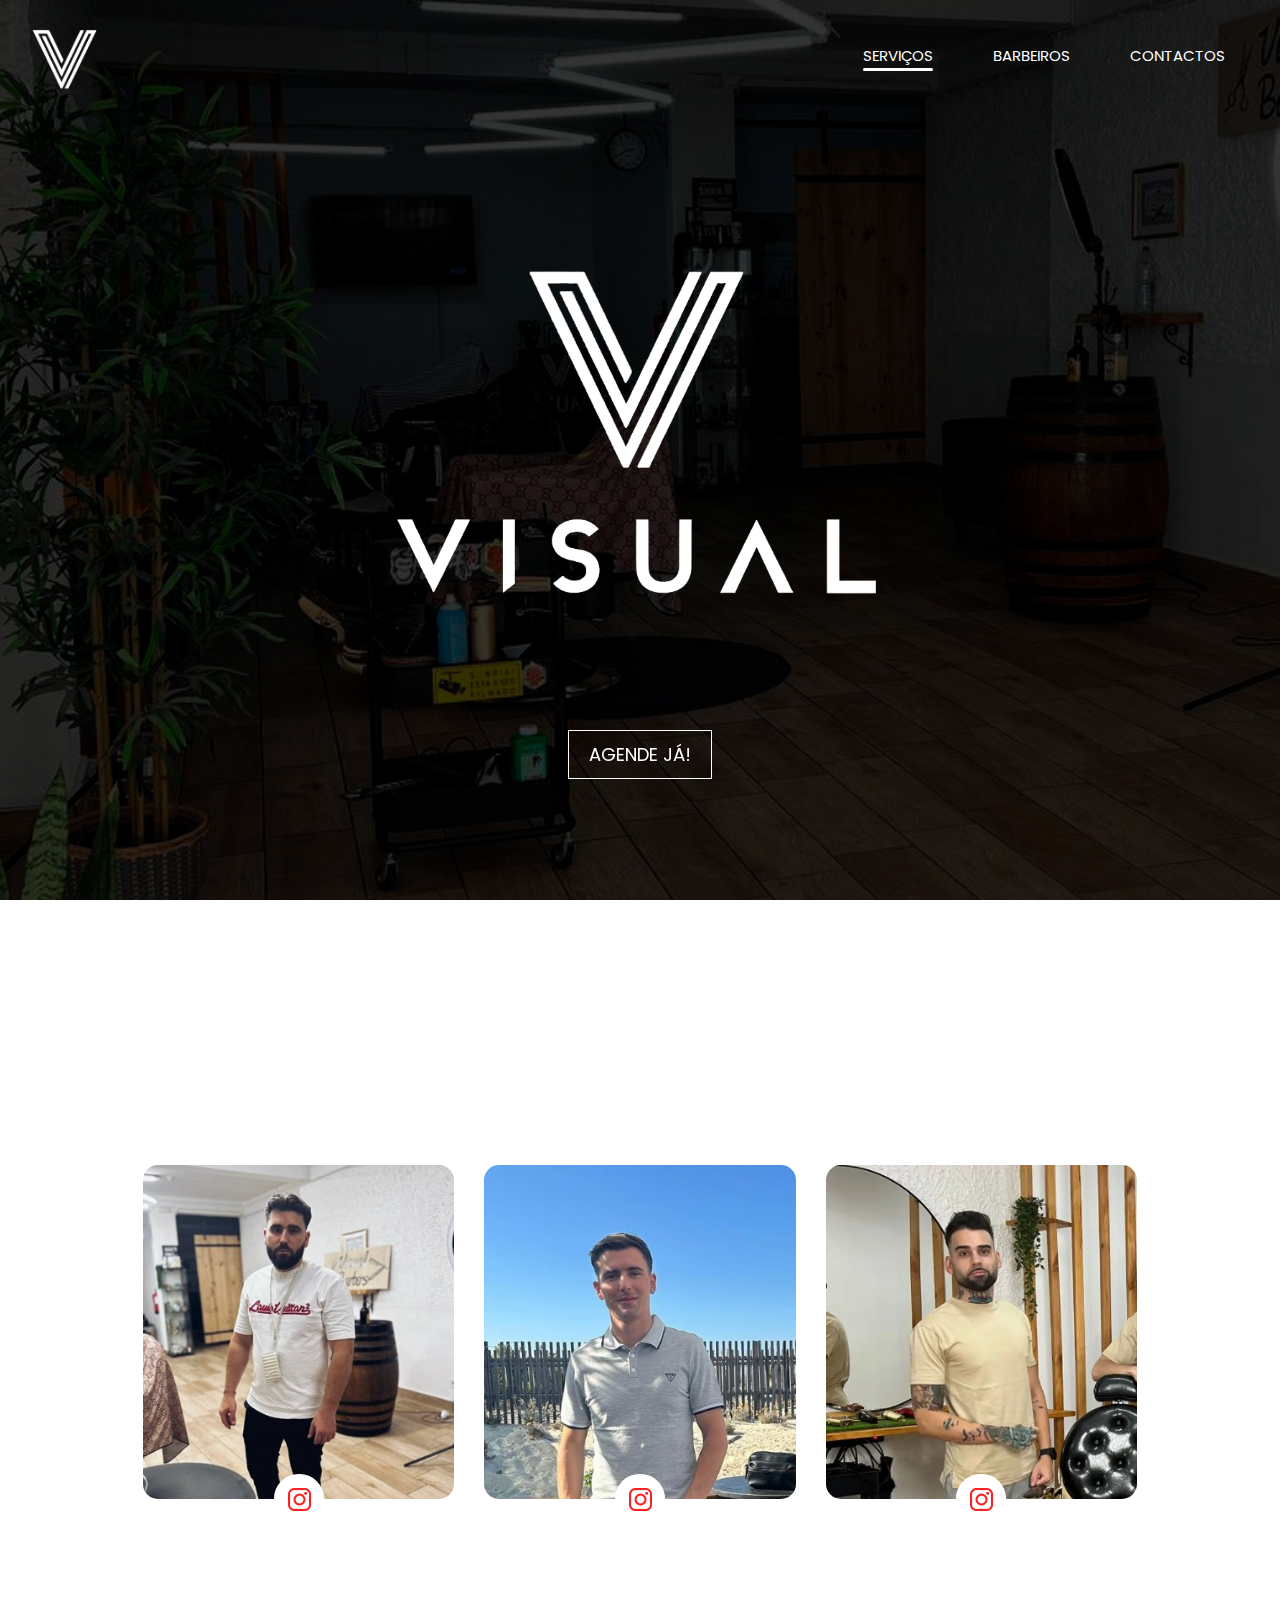
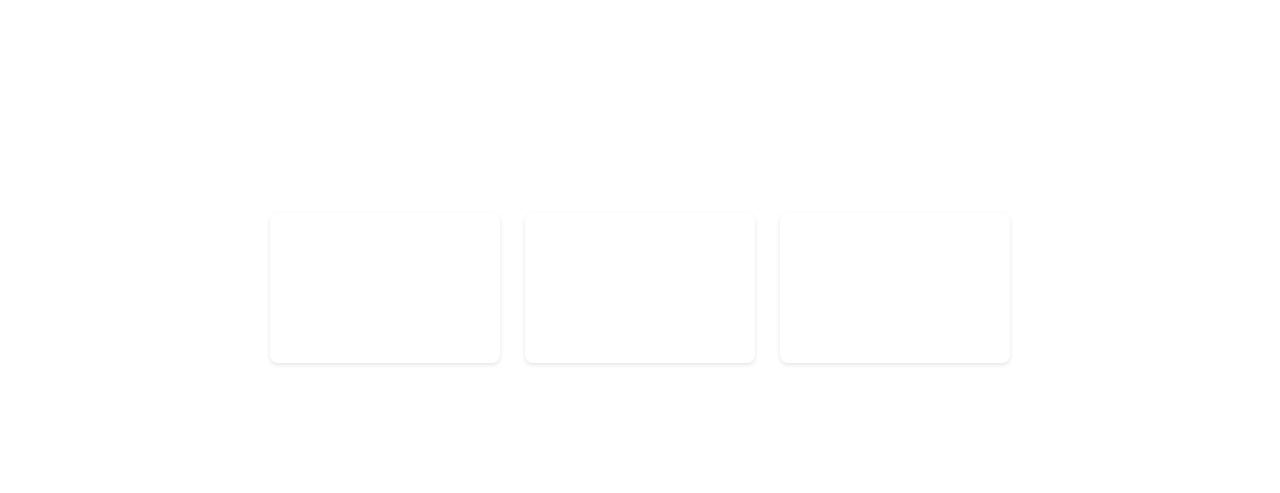
<file: index.html>
<!DOCTYPE html>
<html>
  <head>
    <!-- Basic -->
    <meta charset="utf-8" />
    <meta http-equiv="X-UA-Compatible" content="IE=edge" />
    <!-- Mobile Metas -->
    <meta
      name="viewport"
      content="width=device-width, initial-scale=1, shrink-to-fit=no"
    />
    <!-- Site Metas -->
    <meta
      name="keywords"
      content="barbearia, barbeiros, corte de cabelo, cuidados pessoais"
    />
    <meta
      name="description"
      content="Barbearia moderna com barbeiros experientes e um ambiente acolhedor."
    />
    <meta name="author" content="VisualBarber" />

    <title>Visual Barbers</title>

    <!-- slider stylesheet -->
    <link
      rel="stylesheet"
      type="text/css"
      href="https://cdnjs.cloudflare.com/ajax/libs/OwlCarousel2/2.3.4/assets/owl.carousel.min.css"
    />
    <!-- bootstrap core css -->
    <link rel="stylesheet" type="text/css" href="css/bootstrap.css" />
    <!-- swiper css -->
    <link
      rel="stylesheet"
      href="https://cdn.jsdelivr.net/npm/swiper@11/swiper-bundle.min.css"
    />
    <!-- fonts style -->
    <link
      href="https://fonts.googleapis.com/css?family=Poppins:400,600,700&display=swap"
      rel="stylesheet"
    />
    <!-- Custom styles for this template -->
    <link href="css/style.css" rel="stylesheet" />
    <!-- responsive style -->
    <link href="css/responsive.css" rel="stylesheet" />
    <link
      rel="stylesheet"
      href="https://cdn.jsdelivr.net/npm/swiper@11/swiper-bundle.min.css"
    />
  </head>

  <body>
    <div class="hero_area">
      <!-- header section strats -->
      <header class="header_section">
        <div class="container-fluid">
          <nav class="navbar navbar-expand-lg custom_nav-container">
            <a class="navbar-brand" href="index.html">
              <!-- Adicione a logo da barbearia aqui -->
              <img
                src="./images/logo-w.png"
                alt="Logo VisualBarber"
                style="width: 80px"
              />
            </a>
            <button
              class="navbar-toggler"
              type="button"
              data-toggle="collapse"
              data-target="#navbarSupportedContent"
              aria-controls="navbarSupportedContent"
              aria-expanded="false"
              aria-label="Toggle navigation"
            >
              <span class="navbar-toggler-icon"></span>
            </button>

            <div class="collapse navbar-collapse" id="navbarSupportedContent">
              <div
                class="d-flex ml-auto flex-column flex-lg-row align-items-center"
              >
                <ul class="navbar-nav">
                  <li class="nav-item active">
                    <a class="nav-link" href="index.html"
                      >Serviços<span class="sr-only">(current)</span></a
                    >
                  </li>
                  <li class="nav-item">
                    <a class="nav-link" href="why.html">Barbeiros</a>
                  </li>
                  <li class="nav-item">
                    <a class="nav-link" href="contact.html">Contactos</a>
                  </li>
                </ul>
              </div>
            </div>
          </nav>
        </div>
      </header>
      <!-- end header section -->

      <!-- slider section -->
      <section class="slider_section position-relative">
        <div
          id="carouselExampleIndicators"
          class="carousel slide"
          data-ride="carousel"
        >
          <div class="carousel-inner">
            <div class="carousel-item active">
              <div class="container">
                <div class="col-lg-10 col-md-11 mx-auto">
                  <div class="detail-box text-center">
                    <div class="logo-box">
                      <!-- Adicione a logo grande da barbearia aqui -->
                      <img
                        src="./images/logo-branca.png"
                        alt="VisualBarber Logo"
                        style="width: 100%; max-width: 600px"
                      />
                    </div>
                    <div class="btn-box mt-4">
                      <!-- Adicione o botão "Agende já!" aqui -->
                      <a
                        href="https://noona.pt/visualbarbers/book"
                        class="btn btn-primary"
                        style="padding: 10px 20px; font-size: 18px"
                      >
                        Agende já!
                      </a>
                    </div>
                  </div>
                </div>
              </div>
            </div>
          </div>
        </div>
      </section>
      <!-- end slider section -->
    </div>

    <!-- Barbeiros -->

    <section class="trainer_section layout_padding">
      <div class="container">
        <div class="heading_container">
          <h2>Nossos Barbeiros</h2>
        </div>
        <div class="row">
          <div class="col-lg-4 col-md-6 mx-auto">
            <div class="box">
              <div class="name">
                <h5>Andre</h5>
              </div>
              <div class="img-box">
                <img src="images/t2.jpg" alt="Barbeiro João Silva" />
              </div>
              <div class="social_box">
                <a href="https://www.instagram.com/andrezinho.barber/">
                  <img src="images/instagram-logo.png" alt="Instagram" />
                </a>
              </div>
            </div>
          </div>
          <div class="col-lg-4 col-md-6 mx-auto">
            <div class="box">
              <div class="name">
                <h5>Fabio</h5>
              </div>
              <div class="img-box">
                <img src="./images/t1.jpg" alt="Barbeiro Pedro Oliveira" />
              </div>
              <div class="social_box">
                <a href="https://www.instagram.com/fabio_hair_visual/">
                  <img src="images/instagram-logo.png" alt="Instagram" />
                </a>
              </div>
            </div>
          </div>
          <div class="col-lg-4 col-md-6 mx-auto">
            <div class="box">
              <div class="name">
                <h5>Gil</h5>
              </div>
              <div class="img-box">
                <img src="./images/t3.jpg" alt="Barbeiro Pedro Oliveira" />
              </div>
              <div class="social_box">
                <a href="https://www.instagram.com/gil_barber00/">
                  <img src="images/instagram-logo.png" alt="Instagram" />
                </a>
              </div>
            </div>
          </div>
        </div>
      </div>
    </section>

    <!-- end barbeiros -->

    <!-- clientes -->

    <section class="heathy_section layout_padding">
      <div class="container">
        <div class="row">
          <div class="col-md-12 mx-auto">
            <div class="detail-box">
              <!-- Swiper Carousel -->
              <div class="container">
                <div class="heading_container">
                  <h2 style="margin-top: -60px">Preços dos Cortes</h2>
                </div>
                <div style="margin-top: 40px" class="pricing_container">
                  <div class="pricing_card card1">
                    <h1>Corte Cabelo e Barba</h1>
                    <h4 class="price-corte-barba">€18</h4>
                  </div>
                  <div class="pricing_card card2">
                    <h1>Corte Cabelo</h1>
                    <h4 class="price-corte-cabelo" style="margin-top: -5px;">€14</h4>
                  </div>
                  <div class="pricing_card card3">
                    <h1>Corte Barba</h1>
                    <h4 class="price-corte-somente-barba" style="margin-top: -5px;">€8</h4>
                  </div>
                </div>
              </div>
            </div>
          </div>
        </div>
      </div>
    </section>

    <!-- end clientes -->

    <script src="js/jquery-3.4.1.min.js"></script>
    <script src="js/bootstrap.js"></script>
    <script src="https://cdn.jsdelivr.net/npm/swiper@11/swiper-bundle.min.js"></script>
    <script>
      var swiper = new Swiper(".mySwiper", {
        spaceBetween: 30,
        centeredSlides: true,
        autoplay: {
          delay: 2500,
          disableOnInteraction: false,
        },
        pagination: {
          el: ".swiper-pagination",
          clickable: true,
        },
        navigation: {
          nextEl: ".swiper-button-next",
          prevEl: ".swiper-button-prev",
        },
      });
    </script>
  </body>
</html>
</file>
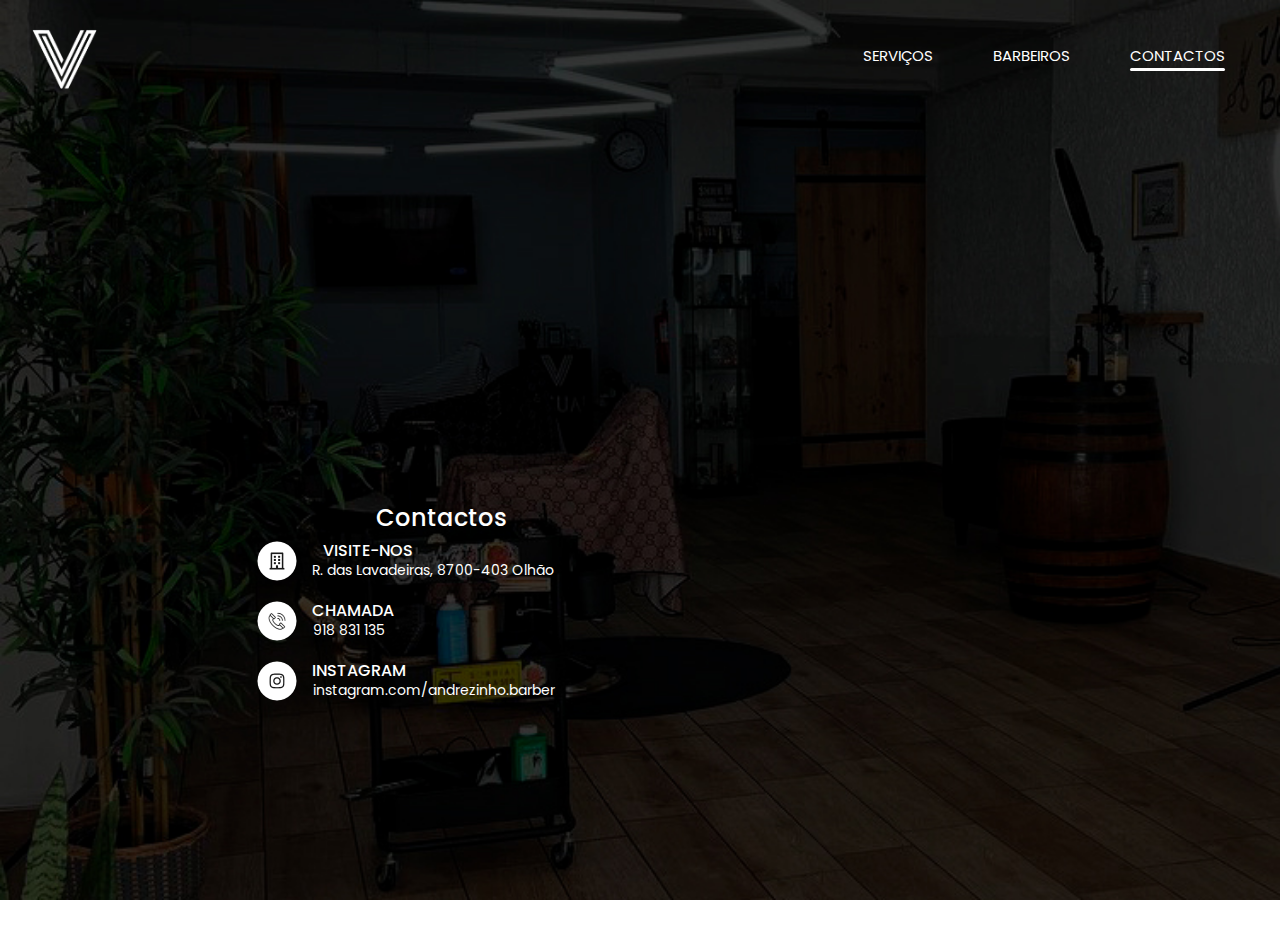
<file: contact.html>
<!DOCTYPE html>
<html>
  <head>
    <!-- Basic -->
    <meta charset="utf-8" />
    <meta http-equiv="X-UA-Compatible" content="IE=edge" />
    <!-- Mobile Metas -->
    <meta
      name="viewport"
      content="width=device-width, initial-scale=1, shrink-to-fit=no"
    />
    <!-- Site Metas -->
    <meta name="keywords" content="" />
    <meta name="description" content="" />
    <meta name="author" content="" />

    <title>Visual Barbers</title>

    <!-- slider stylesheet -->
    <link
      rel="stylesheet"
      type="text/css"
      href="https://cdnjs.cloudflare.com/ajax/libs/OwlCarousel2/2.3.4/assets/owl.carousel.min.css"
    />

    <!-- bootstrap core css -->
    <link rel="stylesheet" type="text/css" href="css/bootstrap.css" />

    <!-- fonts style -->
    <link
      href="https://fonts.googleapis.com/css?family=Poppins:400,600,700&display=swap"
      rel="stylesheet"
    />
    <!-- Custom styles for this template -->
    <link href="css/style.css" rel="stylesheet" />
    <!-- responsive style -->
    <link href="css/responsive.css" rel="stylesheet" />
  </head>

  <body class="sub_page">
    <div class="hero_area">
      <!-- header section strats -->
      <header class="header_section">
        <div class="container-fluid">
          <nav class="navbar navbar-expand-lg custom_nav-container">
            <a class="navbar-brand" href="index.html">
              <!-- Adicione a logo aqui -->
              <img
                src="./images/logo-w.png"
                alt="Visual Barbers"
                style="width: 80px"
              />
            </a>
            <button
              class="navbar-toggler"
              type="button"
              data-toggle="collapse"
              data-target="#navbarSupportedContent"
              aria-controls="navbarSupportedContent"
              aria-expanded="false"
              aria-label="Toggle navigation"
            >
              <span class="navbar-toggler-icon"></span>
            </button>

            <div class="collapse navbar-collapse" id="navbarSupportedContent">
              <div
                class="d-flex ml-auto flex-column flex-lg-row align-items-center"
              >
                <ul class="navbar-nav">
                  <li class="nav-item">
                    <a class="nav-link" href="index.html">Serviços</a>
                  </li>
                  <li class="nav-item">
                    <a class="nav-link" href="why.html">Barbeiros</a
                    >
                  </li>
                  <li class="nav-item active">
                    <a class="nav-link" href="contact.html">Contactos<span class="sr-only">(current)</span></a>
                  </li>
                </ul>
              </div>
            </div>
          </nav>
        </div>
      </header>
      <!-- end header section -->
    </div>

    <!-- Barbeiros -->

    <section class="contact_section layout_padding">
      <div style="margin-top: 580px" class="container">
        <section class="contact_section">
          <div style="margin-top: -407px;" class="container">
            <div class="row">
              <div class="col-md-6">
                <h4>Contactos</h4>
                <ul class="contact_list">
                  <li>
                    <a href="https://goo.gl/maps/X8rBSs9wpT32" target="_blank">
                      <img src="images/location-icon.png" alt="Visite-nos" />
                      <div>
                        <h5 style="margin-right: 130px;">VISITE-NOS</h5>
                        <p>R. das Lavadeiras, 8700-403 Olhão</p>
                      </div>
                    </a>
                  </li>
                  <li>
                    <a href="/">
                      <img src="images/call-icon.png" alt="Chamada" />
                      <div>
                        <h5 style="margin-right: -10px;">CHAMADA</h5>
                        <p>918 831 135</p>
                      </div>
                    </a>
                  </li>
                  <li>
                    <a
                      href="https://www.instagram.com/andrezinho.barber/"
                      target="_blank"
                    >
                      <img src="images/instagram-icon.png" alt="Instagram" />
                      <div>
                        <h5 style="margin-right: 149px;">INSTAGRAM</h5>
                        <p>instagram.com/andrezinho.barber</p>
                      </div>
                    </a>
                  </li>
                </ul>
              </div>
              <div class="col-md-6">
                <iframe 
                  src="https://www.google.com/maps/embed?pb=!1m14!1m8!1m3!1d242.62910452144502!2d-7.839306473073821!3d37.02685868668733!3m2!1i1024!2i768!4f13.1!3m3!1m2!1s0xd05555b4c2d5e2d%3A0xe948815cb22be7f3!2sVisual%20Barbers!5e1!3m2!1spt-PT!2spt!4v1726433284722!5m2!1spt-PT!2spt"
                  width="100%"
                  height="400"
                  frameborder="0"
                  style="border: 0"
                  allowfullscreen=""
                >
                </iframe>
              </div>
            </div>
          </div>
        </section>
      </div>
    </section>

    <!-- end barbeiros -->

    <script src="js/jquery-3.4.1.min.js"></script>
    <script src="js/bootstrap.js"></script>
  </body>
</html>
</file>
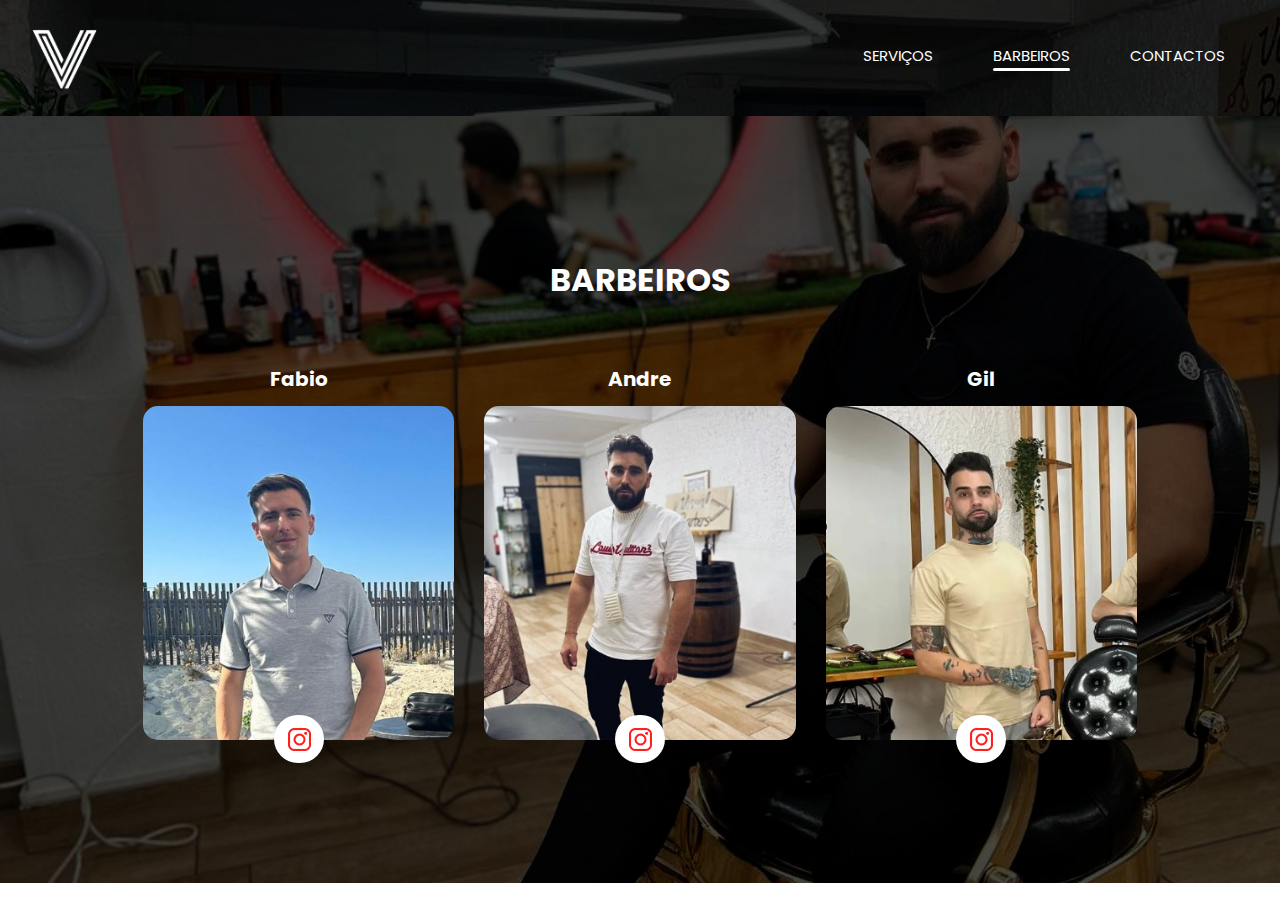
<file: why.html>
<!DOCTYPE html>
<html>

<head>
  <!-- Basic -->
  <meta charset="utf-8" />
  <meta http-equiv="X-UA-Compatible" content="IE=edge" />
  <!-- Mobile Metas -->
  <meta name="viewport" content="width=device-width, initial-scale=1, shrink-to-fit=no" />
  <!-- Site Metas -->
  <meta name="keywords" content="" />
  <meta name="description" content="" />
  <meta name="author" content="" />

  <title>Visual Barbers</title>

  <!-- slider stylesheet -->
  <link rel="stylesheet" type="text/css" href="https://cdnjs.cloudflare.com/ajax/libs/OwlCarousel2/2.3.4/assets/owl.carousel.min.css" />

  <!-- bootstrap core css -->
  <link rel="stylesheet" type="text/css" href="css/bootstrap.css" />

  <!-- fonts style -->
  <link href="https://fonts.googleapis.com/css?family=Poppins:400,600,700&display=swap" rel="stylesheet">
  <!-- Custom styles for this template -->
  <link href="css/style.css" rel="stylesheet" />
  <!-- responsive style -->
  <link href="css/responsive.css" rel="stylesheet" />
</head>

<body class="sub_page">
  <div class="hero_area">
   <!-- header section strats -->
   <header class="header_section">
    <div class="container-fluid">
      <nav class="navbar navbar-expand-lg custom_nav-container">
        <a class="navbar-brand" href="index.html">
          <!-- Adicione a logo aqui -->
          <img src="./images/logo-w.png" alt="Visual Barbers" style="width: 80px;">
        </a>
        <button class="navbar-toggler" type="button" data-toggle="collapse" data-target="#navbarSupportedContent" aria-controls="navbarSupportedContent" aria-expanded="false" aria-label="Toggle navigation">
          <span class="navbar-toggler-icon"></span>
        </button>
  
        <div class="collapse navbar-collapse" id="navbarSupportedContent">
          <div class="d-flex ml-auto flex-column flex-lg-row align-items-center">
            <ul class="navbar-nav">
              <li class="nav-item">
                <a class="nav-link" href="index.html">Serviços</a>
              </li>
              <li class="nav-item active">
                <a class="nav-link" href="why.html">Barbeiros<span class="sr-only">(current)</span></a>
              </li>
              <li class="nav-item">
                <a class="nav-link" href="contact.html">Contactos</a>
              </li>
            </ul>
          </div>
        </div>
      </nav>
    </div>
  </header>
  <!-- end header section -->
  </div>


  <!-- Barbeiros -->

<section class="trainer_section layout_padding">
  <div style="margin-top: 25px;" class="container">
    <div class="heading_container">
      <h2>
        Barbeiros
      </h2>
    </div>
    <div class="row">
      <div class="col-lg-4 col-md-6 mx-auto">
        <div class="box">
          <div class="name">
            <h5>
              Fabio
            </h5>
          </div>
          <div class="img-box">
            <img src="images/t1.jpg" alt="">
          </div>
          <div class="social_box">
            <a href="https://www.instagram.com/fabio_hair_visual/">
              <img src="images/instagram-logo.png" alt="">
            </a>
          </div>
        </div>
      </div>
      <div class="col-lg-4 col-md-6 mx-auto">
        <div class="box">
          <div class="name">
            <h5>
              Andre
            </h5>
          </div>
          <div class="img-box">
            <img src="images/t2.jpg" alt="">
          </div>
          <div class="social_box">
            <a href="https://www.instagram.com/andrezinho.barber/">
              <img src="images/instagram-logo.png" alt="">
            </a>
          </div>
        </div>
      </div>
      <div class="col-lg-4 col-md-6 mx-auto">
        <div class="box">
          <div class="name">
            <h5>
              Gil
            </h5>
          </div>
          <div class="img-box">
            <img src="images/t3.jpg" alt="">
          </div>
          <div class="social_box">
            <a href="https://www.instagram.com/gil_barber00/">
              <img src="images/instagram-logo.png" alt="">
            </a>
          </div>
        </div>
      </div>
    </div>
  </div>
</section>

<!-- end barbeiros -->

  <script src="js/jquery-3.4.1.min.js"></script>
  <script src="js/bootstrap.js"></script>

</body>

</html>
</file>
<file: css/style.css>
body {
  font-family: 'Poppins', sans-serif;
  color: #000000;
  background-color: #ffffff;
}

.layout_padding {
  padding-top: 120px;
  padding-bottom: 120px;
}

.layout_padding2 {
  padding-top: 45px;
  padding-bottom: 45px;
}

.layout_padding2-top {
  padding-top: 45px;
}

.layout_padding2-bottom {
  padding-bottom: 45px;
}

.layout_padding-top {
  padding-top: 120px;
}

.layout_padding-bottom {
  padding-bottom: 120px;
}

.heading_container {
  display: -webkit-box;
  display: -ms-flexbox;
  display: flex;
  -webkit-box-pack: center;
      -ms-flex-pack: center;
          justify-content: center;
  text-align: center;
}

.heading_container h2 {
  font-weight: bold;
  position: relative;
  padding-bottom: 5px;
  text-transform: uppercase;
}

.heading_container h2::before {
  content: "";
  
  bottom: 0;
  left: 50%;
  width: 55px;
  height: 5px;
  background-color: #ffffff;
  -webkit-transform: translateX(-50%);
          transform: translateX(-50%);
}

/*header section*/
.hero_area {
  height: 100vh;
  display: -webkit-box;
  display: -ms-flexbox;
  display: flex;
  -webkit-box-orient: vertical;
  -webkit-box-direction: normal;
      -ms-flex-direction: column;
          flex-direction: column;
  background-image: url(../images/hero-bg.jpg);
  background-size: cover;
  background-attachment: fixed;
}

.sub_page .hero_area {
  height: auto;
}

.sub_page .who_section.layout_padding {
  padding-top: 0;
}

.hero_area.sub_pages {
  height: auto;
}

.header_section .container-fluid {
  padding-right: 25px;
  padding-left: 25px;
}

.header_section .nav_container {
  margin: 0 auto;
}

.custom_nav-container.navbar-expand-lg .navbar-nav .nav-item .nav-link {
  margin: 10px 30px;
  padding: 0;
  padding-bottom: 3px;
  color: #ffffff;
  text-align: center;
  position: relative;
  text-transform: uppercase;
  font-size: 15px;
}

.custom_nav-container.navbar-expand-lg .navbar-nav .nav-item .nav-link::after {
  display: none;
  content: "";
  position: absolute;
  left: 0;
  bottom: 0;
  width: 100%;
  height: 3px;
  border-radius: 5px;
  background-color: #ffffff;
}

.custom_nav-container.navbar-expand-lg .navbar-nav .nav-item.active a::after, .custom_nav-container.navbar-expand-lg .navbar-nav .nav-item:hover a::after {
  display: block;
  background-color: #ffffff;
}

a,
a:hover,
a:focus {
  text-decoration: none;
}

a:hover,
a:focus {
  color: initial;
}

.btn,
.btn:focus {
  outline: none !important;
  -webkit-box-shadow: none;
          box-shadow: none;
}

.user_option {
  display: -webkit-box;
  display: -ms-flexbox;
  display: flex;
  -webkit-box-align: center;
      -ms-flex-align: center;
          align-items: center;
}

.user_option a {
  color: #ffffff;
  margin: 10px 30px;
}

.custom_nav-container .nav_search-btn {
  background-image: url(../images/search-icon.png);
  background-size: 22px;
  background-repeat: no-repeat;
  background-position-y: 7px;
  width: 35px;
  height: 35px;
  padding: 0;
  border: none;
}

.navbar-brand {
  display: -webkit-box;
  display: -ms-flexbox;
  display: flex;
  -webkit-box-align: center;
      -ms-flex-align: center;
          align-items: center;
  position: relative;
}

.navbar-brand span {
  font-size: 22px;
  text-transform: uppercase;
  font-weight: bold;
  color: #ffffff;
  position: relative;
  z-index: 3;
}

.custom_nav-container {
  z-index: 99999;
  padding: 15px 0;
}

.custom_nav-container .navbar-toggler {
  outline: none;
}

.custom_nav-container .navbar-toggler .navbar-toggler-icon {
  background-image: url(../images/menu.png);
  background-size: 55px;
}

/*end header section*/
.slider_section {
  -webkit-box-flex: 1;
      -ms-flex: 1;
          flex: 1;
  display: -webkit-box;
  display: -ms-flexbox;
  display: flex;
  -webkit-box-align: center;
      -ms-flex-align: center;
          align-items: center;
  color: #ffffff;
}

.slider_section #carouselExampleIndicators {
  width: 100%;
}

.slider_section .row {
  -webkit-box-align: center;
      -ms-flex-align: center;
          align-items: center;
}

.slider_section .box {
  margin: 125px 0;
}

.slider_section .detail-box {
  text-align: center;
}

.slider_section .detail-box h1,
.slider_section .detail-box h2,
.slider_section .detail-box h3 {
  text-transform: uppercase;
  font-weight: bold;
}

.slider_section .detail-box h2 {
  font-size: 2.5rem;
}

.slider_section .detail-box h1 {
  font-size: 3.5rem;
  font-weight: bold;
  letter-spacing: .5rem;
}

.slider_section .detail-box p {
  margin-top: 25px;
}

.slider_section .detail-box a {
  display: inline-block;
  padding: 8px 35px;
  background-color: transparent;
  border: 1.5px solid #ffffff;
  color: #ffffff;
  border-radius: 0px;
  -webkit-transition: -webkit-transform 0.3s;
  transition: -webkit-transform 0.3s;
  transition: transform 0.3s;
  transition: transform 0.3s, -webkit-transform 0.3s;
  text-transform: uppercase;
  margin-top: 35px;
}

.slider_section .detail-box a:hover {
  background-color: #ffffff;
  color: #000000;
}

.slider_section #carouselExampleIndicators .carousel-indicators {
  position: unset;
  margin: 0;
  margin-top: 45px;
  -webkit-box-align: center;
      -ms-flex-align: center;
          align-items: center;
}

.slider_section #carouselExampleIndicators .carousel-indicators li {
  width: 14px;
  height: 14px;
  background-color: transparent;
  border: 2px solid #ffffff;
  border-radius: 100%;
  opacity: 1;
}

.slider_section #carouselExampleIndicators .carousel-indicators li.active {
  border: 4px solid #ffffff;
}

.us_section {
  background-image: url(../images/us-bg.jpg);
  background-size: cover;
  background-attachment: fixed;
  background-position: 69%;
  color: #ffffff;
}

.us_section .us_container {
  padding-top: 25px;
}

.us_section .us_container .box {
  display: -webkit-box;
  display: -ms-flexbox;
  display: flex;
  -webkit-box-orient: vertical;
  -webkit-box-direction: normal;
      -ms-flex-direction: column;
          flex-direction: column;
  -webkit-box-align: center;
      -ms-flex-align: center;
          align-items: center;
  text-align: center;
  margin: 25px 10px 0 10px;
}

.us_section .us_container .box .img-box {
  height: 100px;
  display: -webkit-box;
  display: -ms-flexbox;
  display: flex;
  -webkit-box-align: center;
      -ms-flex-align: center;
          align-items: center;
  -webkit-box-pack: center;
      -ms-flex-pack: center;
          justify-content: center;
}

.us_section .us_container .box .img-box img {
  max-width: 100%;
}

.us_section .us_container .box .detail-box h5 {
  font-weight: bold;
}

.heathy_section {
  background-image: url(../images/healthy-bg.jpg);
  background-size: cover;
  background-attachment: fixed;
  color: #ffffff;
  text-align: center;
}

.heathy_section h2 {
  font-weight: bold;
}

.heathy_section p {
  margin-top: 35px;
}

.heathy_section .btn-box {
  display: -webkit-box;
  display: -ms-flexbox;
  display: flex;
  -webkit-box-pack: center;
      -ms-flex-pack: center;
          justify-content: center;
  margin-top: 45px;
}

.heathy_section .btn-box a {
  display: inline-block;
  padding: 8px 35px;
  background-color: transparent;
  border: 1.5px solid #ffffff;
  color: #ffffff;
  border-radius: 0;
  -webkit-transition: -webkit-transform 0.3s;
  transition: -webkit-transform 0.3s;
  transition: transform 0.3s;
  transition: transform 0.3s, -webkit-transform 0.3s;
  text-transform: uppercase;
}

.heathy_section .btn-box a:hover {
  background-color: #ffffff;
  color: #000000;
}

.trainer_section {
  background-image: url(../images/trainer-bg.jpg);
  background-size: cover;
  background-attachment: fixed;
  color: #ffffff;
}

.trainer_section .box {
  margin-top: 55px;
  display: -webkit-box;
  display: -ms-flexbox;
  display: flex;
  -webkit-box-orient: vertical;
  -webkit-box-direction: normal;
      -ms-flex-direction: column;
          flex-direction: column;
  -webkit-box-align: center;
      -ms-flex-align: center;
          align-items: center;
  text-align: center;
}

.trainer_section .box .name h5 {
  font-weight: bold;
  margin-bottom: 15px;
}

.trainer_section .box .img-box {
  border-radius: 15px;
  overflow: hidden;
}

.trainer_section .box .img-box img {
  width: 100%;
}

.trainer_section .box .social_box {
  display: -webkit-box;
  display: -ms-flexbox;
  display: flex;
  -webkit-box-pack: justify;
      -ms-flex-pack: justify;
          justify-content: space-between;
  width: 50px;
  padding: 12px 14px;
  background-color: #ffffff;
  border-radius: 50px;
  margin-top: -25px;
}

.contact_section {
  background-image: url(../images/hero-bg.jpg);
  background-size: cover;
  background-attachment: fixed;
  color: #ffffff;
}

.contact_list {
  list-style: none;
  padding: 0;
}

.contact_list li {
  display: flex;
  align-items: center;
  margin-bottom: 20px;
}

.contact_list img {
  width: 40px;
  margin-right: 15px;
}

.contact_list h5 {
  margin: 0;
  font-size: 16px;
  text-transform: uppercase;
}

.contact_list p {
  margin: 0;
  font-size: 14px;
}

.contact_list a {
  text-decoration: none;
  color: #fff;
  display: flex;
  align-items: center;
}

.contact_list a:hover {
  color: #f0a500;
}

.contact_section {
  background-image: url(../images/hero-bg.jpg);
  background-size: cover;
  background-attachment: fixed;
  color: #ffffff;
  text-align: center;
}

.contact_section .heading_container {
  -webkit-box-pack: start;
      -ms-flex-pack: start;
          justify-content: start;
}

.contact_section .heading_container h2::before {
  text-align: left;
  left: 0;
  -webkit-transform: none;
          transform: none;
}

.contact_section .row {
  -webkit-box-align: center;
      -ms-flex-align: center;
          align-items: center;
}

.contact_section .img-box img {
  width: 100%;
}

.contact_section .form_container {
  padding: 45px 0 45px 15px;
}

.contact_section input {
  width: 100%;
  border: none;
  background-color: #ffffff;
  outline: none;
  color: #000000;
  margin-top: 25px;
  padding: 12px;
}

.contact_section input::-webkit-input-placeholder {
  color: #2a2a2c;
}

.contact_section input:-ms-input-placeholder {
  color: #2a2a2c;
}

.contact_section input::-ms-input-placeholder {
  color: #2a2a2c;
}

.contact_section input::placeholder {
  color: #2a2a2c;
}

.contact_section input.message-box {
  padding: 45px 12px;
}

.contact_section button {
  padding: 10px 65px;
  outline: none;
  border: none;
  color: #ffffff;
  background: #dbf10d;
  margin: 45px 0 0 auto;
  text-transform: uppercase;
}

.info_section {
  background-color: #252233;
}

.info_items {
  width: 70%;
  margin: 0 auto;
  display: -webkit-box;
  display: -ms-flexbox;
  display: flex;
  -webkit-box-pack: justify;
      -ms-flex-pack: justify;
          justify-content: space-between;
}

.info_items .item {
  width: 200px;
  display: -webkit-box;
  display: -ms-flexbox;
  display: flex;
  -webkit-box-orient: vertical;
  -webkit-box-direction: normal;
      -ms-flex-direction: column;
          flex-direction: column;
  -webkit-box-align: center;
      -ms-flex-align: center;
          align-items: center;
  text-align: center;
}

.info_items .item .img-box {
  width: 80px;
  height: 80px;
  border-radius: 100%;
  background-repeat: no-repeat;
  background-position: center;
}

.info_items .item .detail-box {
  margin-top: 5px;
  color: #fff;
}

.info_items {
  position: relative;
}

.info_items a {
  position: relative;
}

.info_items .item .img-box.box-1 {
  background-image: url(../images/location-white.png);
}

.info_items .item .img-box.box-2 {
  background-image: url(../images/telephone-white.png);
}

.info_items .item .img-box.box-3 {
  background-image: url(../images/envelope-white.png);
}

/* footer section*/
.footer_section {
  background-color: #fbfdfd;
  padding: 20px;
  font-weight: 500;
}

.footer_section p {
  color: #292929;
  margin: 0;
  text-align: center;
}

.footer_section a {
  color: #292929;
}

.swiper {
  width: 100%;
  height: 400px; /* Ajuste a altura conforme necessário */
}

/* Estilizar os slides para centralizar o conteúdo */
.swiper-slide {
  display: flex;
  justify-content: center;
  align-items: center;
}

/* Ajustar as imagens para que preencham o slide e mantenham proporções */
.swiper-slide img {
  width: 100%;  /* Ajusta a largura da imagem para 100% do container */
  height: auto; /* Mantém a proporção original da imagem */
  max-height: 100%; /* Garante que a imagem nunca ultrapasse a altura do slide */
  object-fit: cover; /* Preenche o slide sem distorcer a imagem */
}

/* Estilos para telas maiores (desktop) */
@media (min-width: 768px) {
  .swiper {
    height: 500px; /* Aumenta a altura para telas maiores */
  }
}

/* Estilos para telas menores (tablets e smartphones) */
@media (max-width: 767px) {
  .swiper {
    height: 300px; /* Altura menor para dispositivos móveis */
  }
}

.swiper-slide img {
  width: 100%;
  height: auto;
  max-height: 100%;
  object-fit: cover;
}

/* Seção de preços */
.pricing_section {
  background: #f4f4f4;
  padding: 50px 0;
}

.container {
  width: 80%;
  margin: auto;
}

.pricing_section h1 {
  text-align: center;
  margin-bottom: 20px;
  
}

.pricing_container {
  display: flex;
  justify-content: space-around;
  flex-wrap: wrap;
  position: relative;
}

.pricing_card {
  background: #ffffff1c;
  border: 1px solid #ffffff00;
  border-radius: 8px;
  box-shadow: 0 2px 4px rgba(0, 0, 0, 0.1);
  padding: 20px;
  width: 30%;
  margin: 10px;
  text-align: center;
  position: relative;
}

.pricing_card h1 {
  color: rgb(255, 255, 255);
  margin-bottom: 10px;
  position: relative;
  font-size: 1.6rem;
  font-family:'Franklin Gothic Medium', 'Arial Narrow', Arial, sans-serif
}

.pricing_card h2 {
  margin-bottom: 10px;
}

.pricing_card h5 {
  color: black;
  margin-bottom: 10px;
  margin-top: 20px;
  
}

.pricing_card p {
  margin-bottom: 15px;
  color: #555;
}


.price-corte-barba {
  font-size: 24px;
  font-weight: bold;
  color: #ffffff;
}

.price-corte-cabelo {
  font-size: 24px;
  font-weight: bold;
  color: #ffffff;

}

.price-corte-somente-barba {
  font-size: 24px;
  font-weight: bold;
  color: #ffffff;
}

/* Estilo responsivo para dispositivos móveis */
@media (max-width: 768px) {
  .container {
      width: 90%;
  }

  .pricing_container {
      flex-direction: column;
      align-items: center;
  }

  .pricing_card {
      width: 80%;
      margin: 10px 0;
  }
}

@media (max-width: 480px) {
  .pricing_card {
      width: 90%;
  }

  .pricing_card h2 {
      font-size: 1.5rem;
  }

  .price {
      font-size: 20px;
  }
}


/* end footer section*/
/*# sourceMappingURL=style.css.map */
</file>
<file: css/responsive.css>
@media (max-width: 1120px) {
}

@media (max-width: 992px) {
  .hero_area {
    height: auto;
  }

  .custom_nav-container .nav_search-btn {
    background-position: center;
    margin-top: 10px;
  }

  .slider_section {
    padding-top: 370px;
    padding-bottom: 75px;
  }

  .info_items {
    width: 100%;
  }

  .logo-box {
    position: relative;
    z-index: 10;
  }

  .logo-box img {
    position: relative;
    top: -20px; /* Ajuste o valor para levantar a logo */
  }
  .hero_area {
    background-image: url(../images/barbearia-tele.jpg);
  }

  .img-box {
    max-width: 230px; /* Ajuste o valor conforme necessário */
    max-height: 250px; /* Ajuste o valor conforme necessário */
  }

  .trainer_section {
    background-image: url(../images/barber.jpg);
  }
  .card1 {
    height: 100px;
    position: relative;
  }
}

@media (max-width: 768px) {
  .contact_section .form_container {
    padding: 45px 0;
  }

  .info_items {
    flex-direction: column;
    align-items: center;
  }

  .contact_section .heading_container {
    justify-content: center;
  }

  .contact_section .heading_container h2::before {
    left: 50%;
    transform: translateX(-50%);
  }

  .contact_section button {
    margin: 45px auto 0 auto;
  }

  .slider_section .detail-box h1 {
    font-size: 2.5rem;
  }
  .slider_section .detail-box h2 {
    font-size: 1.5rem;
  }
  .slider_section .detail-box a {
    padding: 8px 20px;
  }
  .us_section .us_container .box .img-box {
    height: 80px;
  }

  .container {
    width: 90%;
  }

  .pricing_container {
    flex-direction: column;
    align-items: center;
    position: relative;
  }

  .pricing_card {
    width: 90%;
    margin: 20px 0;
    position: relative;
  }

  .pricing_card h1 {
    font-size: 1.4rem;
  }

  .hero_area .btn-box a {
    padding: 8px 16px;
    font-size: 16px;
  }

  .logo-box img {
    width: 80%;
  }

  .card1 {
    height: 120px;
    position: relative;
  }
  
  .card2 {
    height: 90px;
    position: relative;
  }
  
  .card3 {
    height: 90px;
    position: relative;
  }
  
  .price-corte-barba {
    font-size: 24px;
    font-weight: bold;
    color: #ffffff;
    position: relative;
  }

  .price-corte-cabelo {
    font-size: 24px;
    font-weight: bold;
    color: #ffffff;
    position: relative;
    
  }
  
  .price-corte-somente-barba {
    
  }
}

@media (max-width: 576px) {
  .slider_section .detail-box h1 {
    font-size: 3rem;
  }
}

@media (max-width: 480px) {
    .slider_section .detail-box h1 {
      font-size: 1.8rem;
    }
    .slider_section .detail-box h2 {
      font-size: 1.2rem;
    }
    .slider_section .detail-box a {
      padding: 6px 15px;
    }
    .us_section .us_container .box .img-box {
      height: 60px;
    }
  }

@media (max-width: 480px) {
}

@media (max-width: 420px) {
  .slider_section .detail-box h1 {
    letter-spacing: 0.3rem;
  }
}

@media (max-width: 360px) {
}

@media (min-width: 1200px) {
  .container {
    max-width: 1170px;
  }
}
</file>
